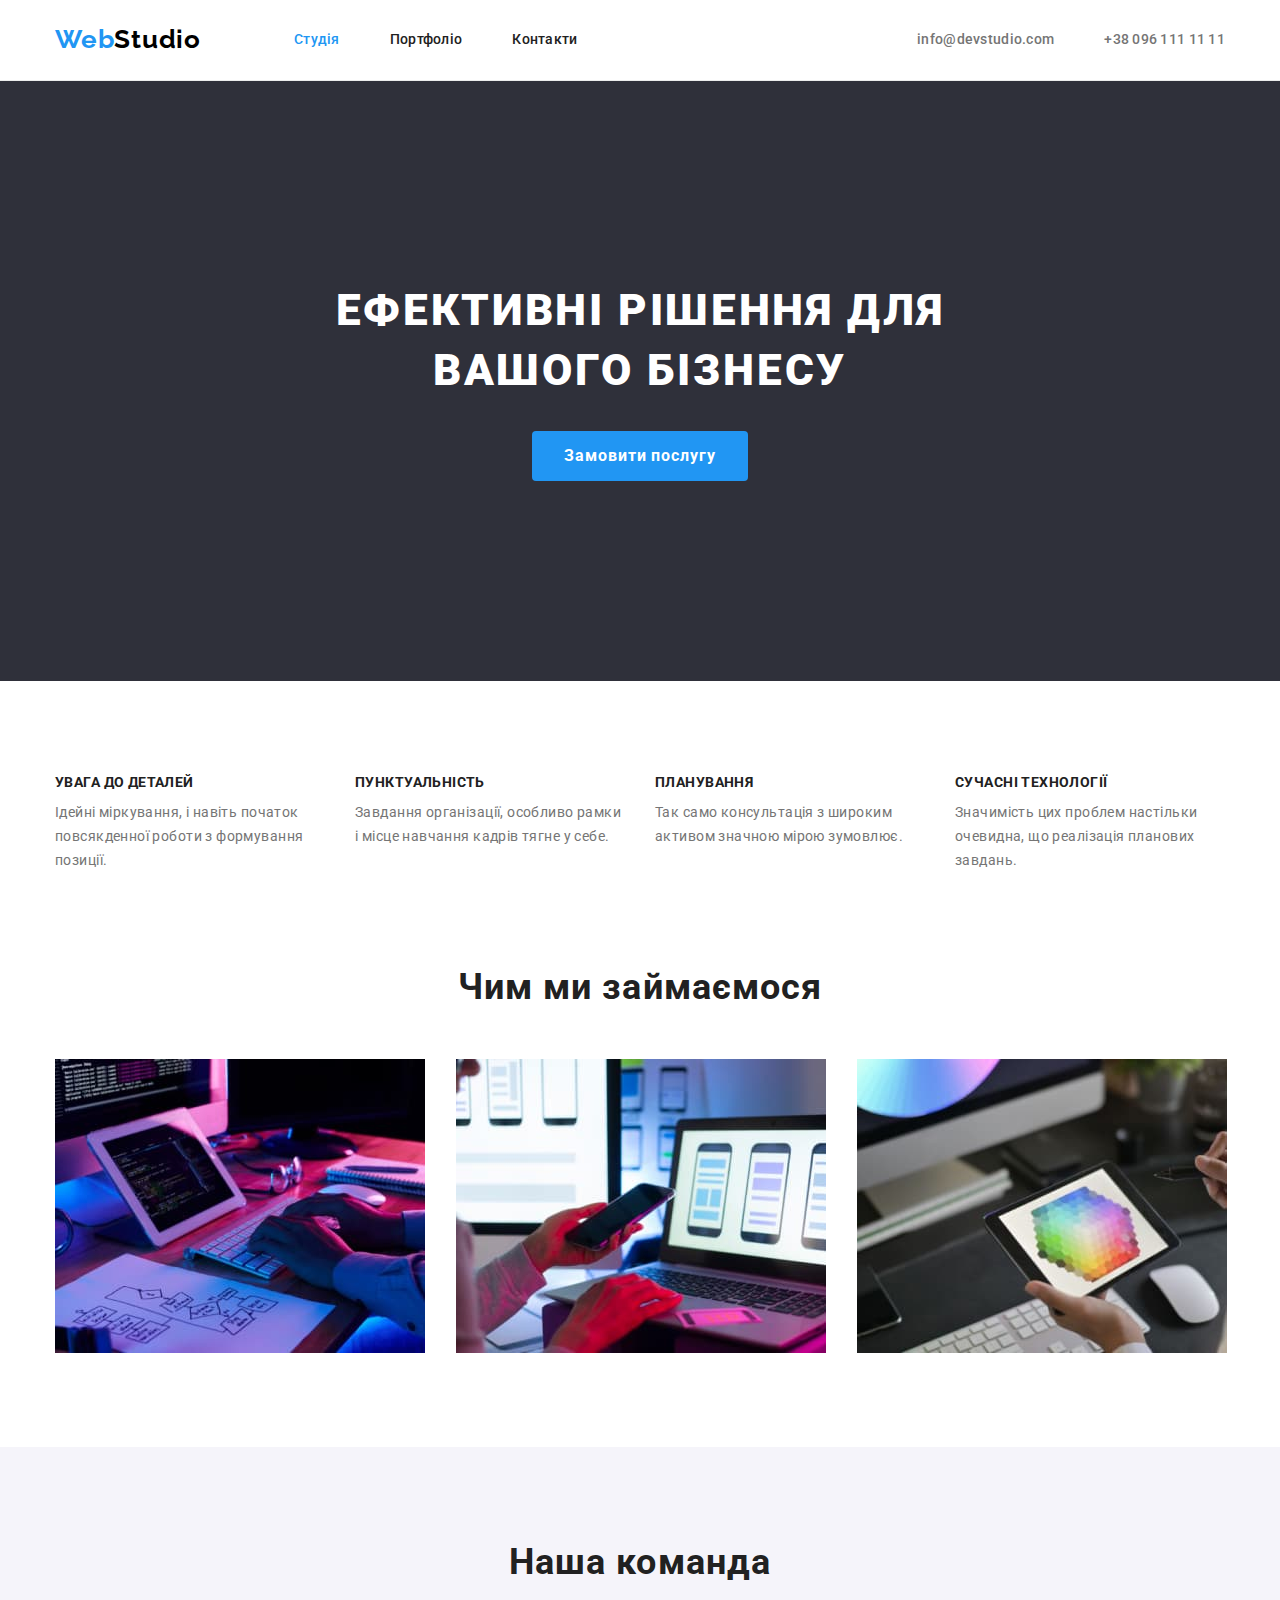
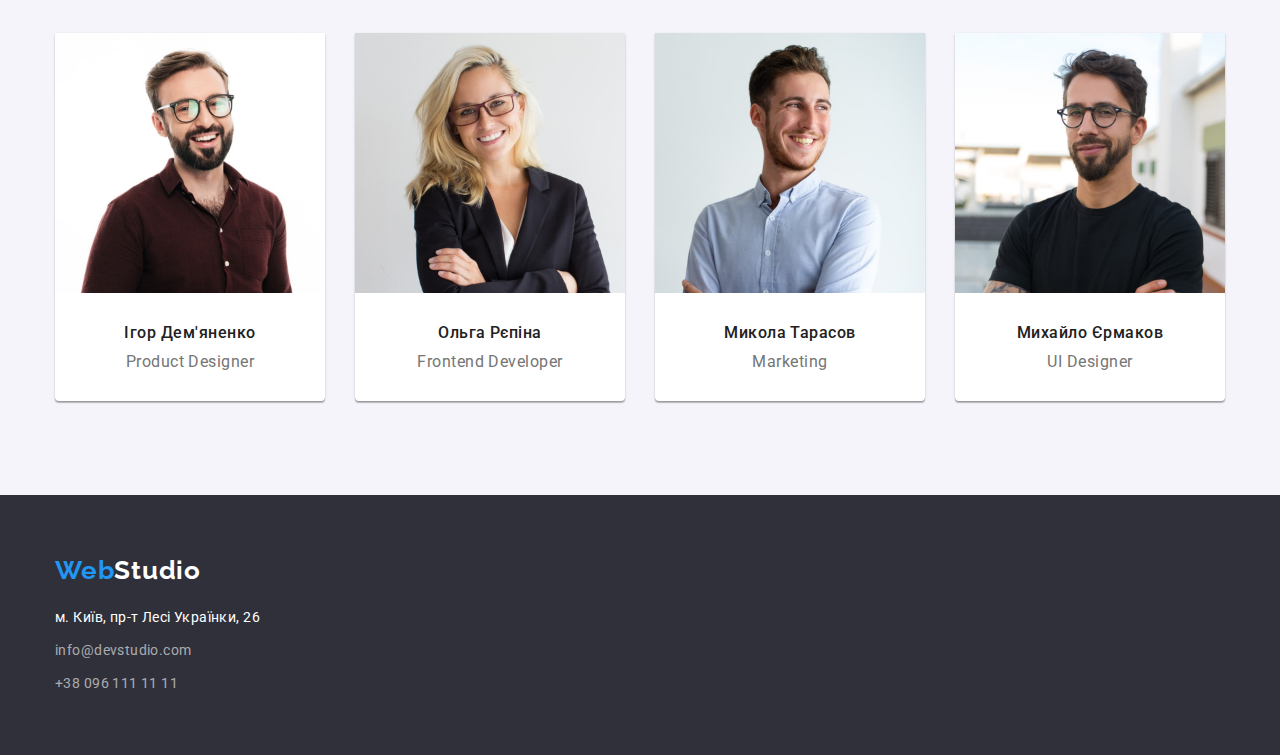
<file: index.html>
<!DOCTYPE html>
<html lang="uk">
  <head>
    <meta charset="UTF-8" />
    <meta http-equiv="X-UA-Compatible" content="IE=edge" />
    <meta name="viewport" content="width=device-width, initial-scale=1.0" />
    <title>Студія</title>
    <link
      rel="stylesheet"
      href="https://cdnjs.cloudflare.com/ajax/libs/modern-normalize/1.0.0/modern-normalize.min.css"
    />

    <link
      href="https://fonts.googleapis.com/css2?family=Raleway:wght@700&family=Roboto:wght@400;500;700;900&display=swap"
      rel="stylesheet"
    />

    <link rel="stylesheet" href="./css/styles.css" />
  </head>

  <body>
    <!--  Навигація на інші сторінки-->
    <header class="nav-top">
      <div class="container header">
        <div class="navigation">
          <nav class="main-nav">
            <a href="./index.html" class="logo"><span class="logo-accent">Web</span>Studio</a>
            <ul class="site-nav list">
              <li class="item"><a href="./index.html" class="link current">Студія</a></li>
              <li class="item"><a href="./portfolio.html" class="link">Портфоліо</a></li>
              <li class="item"><a href="" class="link">Контакти</a></li>
            </ul>
          </nav>
          <ul class="contact-us list">
            <li class="item">
              <a href="mailto:info@devstudio.com" class="link"> info@devstudio.com</a>
            </li>
            <li class="item"><a href="tel:+380961111111" class="link">+38 096 111 11 11</a></li>
          </ul>
        </div>
      </div>
    </header>

    <main>
      <!-- Баннер-->

      <section class="section hero">
        <div class="container">
          <h1 class="hero-title">Ефективні рішення для вашого бізнесу</h1>
          <button type="button" class="hero-button">Замовити послугу</button>
        </div>
      </section>

      <!-- Перша секція-->

      <section class="section">
        <div class="container">
          <!-- <h2 class="visually-hidden">Особливості</h2> -->

          <div class="feature">
            <ul class="list">
              <li class="item">
                <h2 class="title">УВАГА ДО ДЕТАЛЕЙ</h2>
                <p>Ідейні міркування, і навіть початок повсякденної роботи з формування позиції.</p>
              </li>
              <li class="item">
                <h2 class="title">ПУНКТУАЛЬНІСТЬ</h2>
                <p>Завдання організації, особливо рамки і місце навчання кадрів тягне у себе.</p>
              </li>
              <li class="item">
                <h2 class="title">ПЛАНУВАННЯ</h2>
                <p>Так само консультація з широким активом значною мірою зумовлює.</p>
              </li>
              <li class="item">
                <h2 class="title">СУЧАСНІ ТЕХНОЛОГІЇ</h2>
                <p>Значимість цих проблем настільки очевидна, що реалізація планових завдань.</p>
              </li>
            </ul>
          </div>
        </div>
      </section>

      <!-- Друга секція-->
      <section class="section what-we-do">
        <div class="container">
          <h2 class="work-title">Чим ми займаємося</h2>

          <div class="content">
            <ul class="work-list list">
              <li class="item">
                <img src="./images/img1.jpg" width="370" alt="Розробка застосунків для десктопів" />
              </li>
              <li class="item">
                <img
                  src="./images/img2.jpg"
                  width="370"
                  alt="Розробка застосунків для мобільних пристроїв"
                />
              </li>
              <li class="item">
                <img src="./images/img3.jpg" width="370" alt="Розробка дизайну" />
              </li>
            </ul>
          </div>
        </div>
      </section>

      <!-- Третя секція-->
      <section class="section team">
        <div class="container">
          <h2 class="team-title">Наша команда</h2>
          <div class="members">
            <ul class="list">
              <li class="item">
                <img src="./images/igor.jpg" width="270" alt="Фото Ігор Дем'яненко" />
                <h3 class="member-name">Ігор Дем'яненко</h3>
                <p class="member-job">Product Designer</p>
              </li>
              <li class="item">
                <img src="./images/olga.jpg" width="270" alt="Фото Ольга Рєпіна" />
                <h3 class="member-name">Ольга Рєпіна</h3>
                <p class="member-job">Frontend Developer</p>
              </li>
              <li class="item">
                <img src="./images/mykola.jpg" width="270" alt="Фото Микола Тарасов" />
                <h3 class="member-name">Микола Тарасов</h3>
                <p class="member-job">Marketing</p>
              </li>
              <li class="item">
                <img src="./images/mykhaylo.jpg" width="270" alt="Фото Михайло Єрмаков" />
                <h3 class="member-name">Михайло Єрмаков</h3>
                <p class="member-job">UI Designer</p>
              </li>
            </ul>
          </div>
        </div>
      </section>
    </main>

    <footer class="nav-bottom">
      <div class="container">
        <a href="./index.html" class="logo"
          ><span class="logo-accent">Web</span><span class="logo-white">Studio</span></a
        >
        <address class="site-address">
          <ul class="list">
            <li>
              <a
                href="https://goo.gl/maps/3Boj6ed672NdHKYh8"
                class="howtoget link"
                target="_blank"
                rel="noopener noreferrer "
                >м. Київ, пр-т Лесі Українки, 26</a
              >
            </li>
            <li class="item">
              <a href="mailto:info@devstudio.com" class="contacts link">info@devstudio.com</a>
            </li>
            <li class="item">
              <a href="tel:+380961111111" class="contacts link">+38 096 111 11 11</a>
            </li>
          </ul>
        </address>
      </div>
    </footer>
  </body>
</html>
</file>
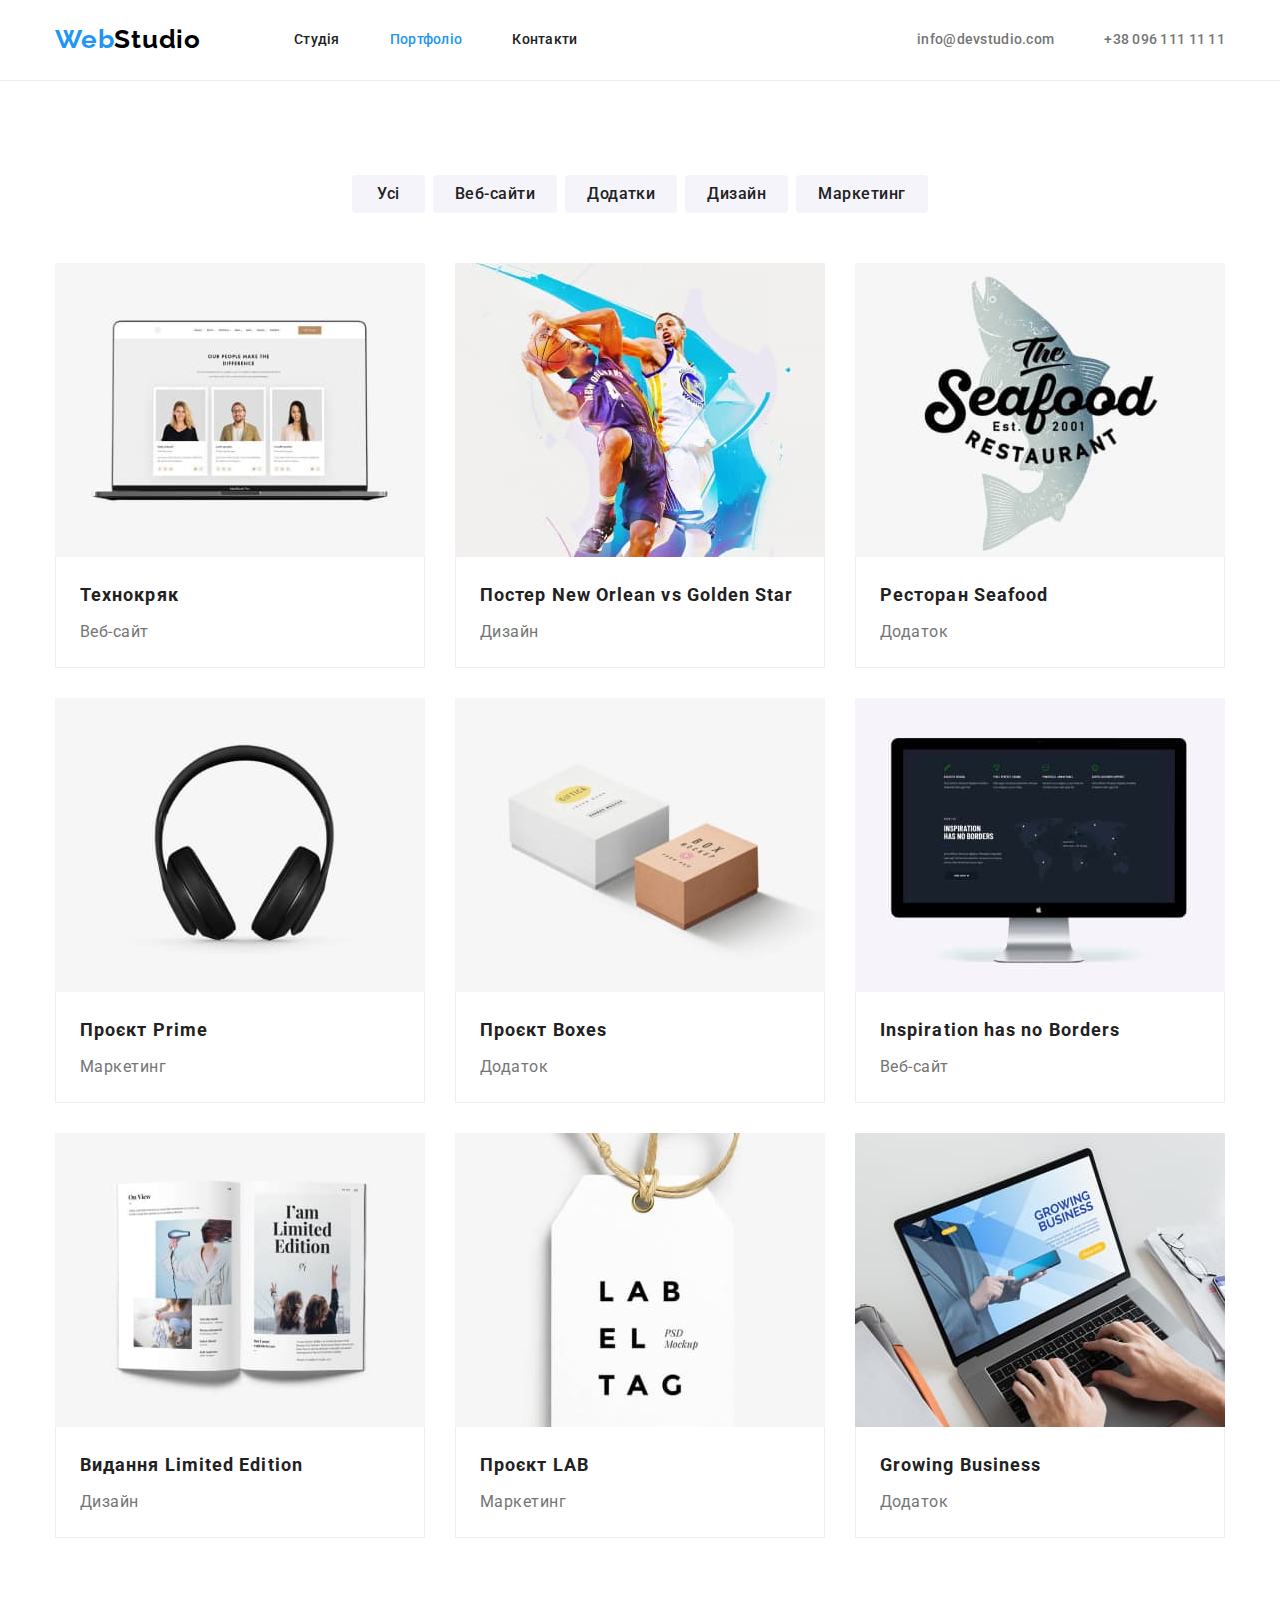
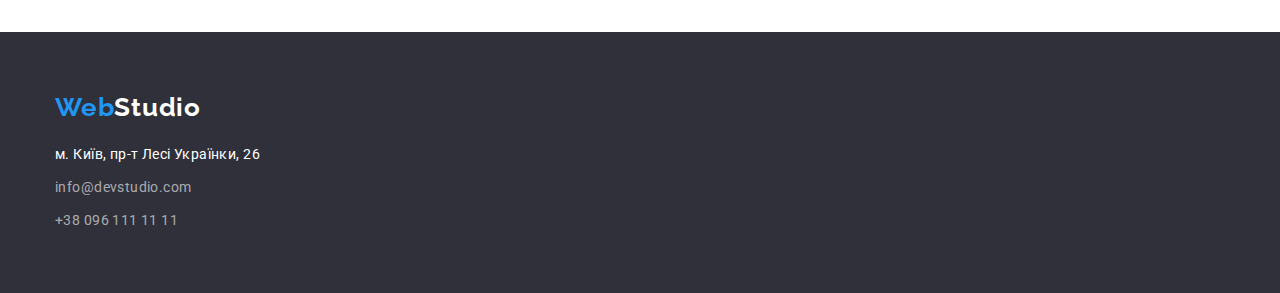
<file: portfolio.html>
<!DOCTYPE html>
<html lang="uk">
  <head>
    <meta charset="UTF-8" />
    <meta http-equiv="X-UA-Compatible" content="IE=edge" />
    <meta name="viewport" content="width=device-width, initial-scale=1.0" />
    <title>Портфоліо</title>
    <link
      rel="stylesheet"
      href="https://cdnjs.cloudflare.com/ajax/libs/modern-normalize/1.0.0/modern-normalize.min.css"
    />

    <link
      href="https://fonts.googleapis.com/css2?family=Raleway:wght@700&family=Roboto:wght@400;500;700;900&display=swap"
      rel="stylesheet"
    />

    <link rel="stylesheet" href="./css/styles.css" />
  </head>

  <body>
    <!--  Навигація на інші сторінки-->
    <header class="nav-top">
      <div class="container header">
        <div class="navigation">
          <nav class="main-nav">
            <a href="./index.html" class="logo"><span class="logo-accent">Web</span>Studio</a>
            <ul class="site-nav list">
              <li class="item"><a href="./index.html" class="link">Студія</a></li>
              <li class="item"><a href="./portfolio.html" class="link current">Портфоліо</a></li>
              <li class="item"><a href="" class="link">Контакти</a></li>
            </ul>
          </nav>
          <ul class="contact-us list">
            <li class="item">
              <a href="mailto:info@devstudio.com" class="link"> info@devstudio.com</a>
            </li>
            <li class="item"><a href="tel:+380961111111" class="link">+38 096 111 11 11</a></li>
          </ul>
        </div>
      </div>
    </header>
    <!-- Фільтри -->
    <main>
      <section class="our-work section">
        <div class="container">
          <h1 class="visually-hidden">Приклади наших робіт</h1>
          <div class="button-list">
            <ul class="filter-list list">
              <li><button type="button" class="filter-button">Усі</button></li>
              <li><button type="button" class="filter-button">Веб-сайти</button></li>
              <li><button type="button" class="filter-button">Додатки</button></li>
              <li><button type="button" class="filter-button">Дизайн</button></li>
              <li><button type="button" class="filter-button">Маркетинг</button></li>
            </ul>
          </div>

          <div class="work-examples">
            <ul class="list">
              <li class="item">
                <a href="" class="work-image"
                  ><img
                    src="./images/portfolio1.jpg"
                    alt="Примірник Веб-сайту"
                    width="370"
                    height="294"
                  />
                  <div class="work-description">
                    <h2 class="example-title">Технокряк</h2>
                    <p class="example-text">Веб-сайт</p>
                  </div>
                </a>
              </li>

              <li class="item">
                <a href="" class="work-image"
                  ><img
                    src="./images/portfolio2.jpg"
                    alt="Примірник постеру"
                    width="370"
                    height="294"
                  />
                  <div class="work-description">
                    <h2 class="example-title">Постер New Orlean vs Golden Star</h2>
                    <p class="example-text">Дизайн</p>
                  </div>
                </a>
              </li>

              <li class="item">
                <a href="" class="work-image"
                  ><img
                    src="./images/portfolio3.jpg"
                    alt="Логотип додатку ресторана"
                    width="370"
                    height="294"
                  />
                  <div class="work-description">
                    <h2 class="example-title">Ресторан Seafood</h2>
                    <p class="example-text">Додаток</p>
                  </div></a
                >
              </li>

              <li class="item">
                <a href="" class="work-image"
                  ><img
                    src="./images/portfolio4.jpg"
                    alt="Логотип маркетинг-проекту"
                    width="370"
                    height="294"
                  />
                  <div class="work-description">
                    <h2 class="example-title">Проєкт Prime</h2>
                    <p class="example-text">Маркетинг</p>
                  </div></a
                >
              </li>

              <li class="item">
                <a href="" class="work-image"
                  ><img
                    src="./images/portfolio5.jpg"
                    alt="Логотип додатку"
                    width="370"
                    height="294"
                  />
                  <div class="work-description">
                    <h2 class="example-title">Проєкт Boxes</h2>
                    <p class="example-text">Додаток</p>
                  </div></a
                >
              </li>

              <li class="item">
                <a href="" class="work-image"
                  ><img
                    src="./images/portfolio6.jpg"
                    alt="Примірник Веб-сайту"
                    width="370"
                    height="294"
                  />
                  <div class="work-description">
                    <h2 class="example-title">Inspiration has no Borders</h2>
                    <p class="example-text">Веб-сайт</p>
                  </div></a
                >
              </li>

              <li class="item">
                <a href="" class="work-image"
                  ><img
                    src="./images/portfolio7.jpg"
                    alt="Примірник розробленого дизайну"
                    width="370"
                    height="294"
                  />
                  <div class="work-description">
                    <h2 class="example-title">Видання Limited Edition</h2>
                    <p class="example-text">Дизайн</p>
                  </div></a
                >
              </li>

              <li class="item">
                <a href="" class="work-image"
                  ><img
                    src="./images/portfolio8.jpg"
                    alt="Логотип маркетинг-проекту"
                    width="370"
                    height="294"
                  />
                  <div class="work-description">
                    <h2 class="example-title">Проєкт LAB</h2>
                    <p class="example-text">Маркетинг</p>
                  </div></a
                >
              </li>

              <li class="item">
                <a href="" class="work-image"
                  ><img
                    src="./images/portfolio9.jpg"
                    alt="Логотип бізнес-додатку"
                    width="370"
                    height="294"
                  />
                  <div class="work-description">
                    <h2 class="example-title">Growing Business</h2>
                    <p class="example-text">Додаток</p>
                  </div></a
                >
              </li>
            </ul>
          </div>
        </div>
      </section>
    </main>

    <footer class="nav-bottom">
      <div class="container">
        <a href="./index.html" class="logo"
          ><span class="logo-accent">Web</span><span class="logo-white">Studio</span></a
        >
        <address class="site-address">
          <ul class="list">
            <li>
              <a
                href="https://goo.gl/maps/3Boj6ed672NdHKYh8"
                class="howtoget link"
                target="_blank"
                rel="noopener noreferrer "
                >м. Київ, пр-т Лесі Українки, 26</a
              >
            </li>
            <li class="item">
              <a href="mailto:info@devstudio.com" class="contacts link">info@devstudio.com</a>
            </li>
            <li class="item">
              <a href="tel:+380961111111" class="contacts link">+38 096 111 11 11</a>
            </li>
          </ul>
        </address>
      </div>
    </footer>
  </body>
</html>
</file>
<file: css/styles.css>
:root {
  --primary-text-color: #757575;
  --title-text-color: #212121;
  --accent-color: #2196f3;
  --primary-white-color: #ffffff;
  --primary-darkgrey-color: #2f303a;
  --secondary-background-color: #f5f4fa;
}

body {
  color: var(--primary-text-color);
  font-family: 'roboto', 'sans-serif';
  font-size: 14px;
  line-height: 1.71;
  letter-spacing: 0.03em;
}



h2 {
  margin: 0;
}

a{
  text-decoration:none;
}

img {
  display:block;
}
.list {
  list-style: none;
  padding: 0;
  margin: 0;
}

.visually-hidden{
    position: absolute;
    width: 1px;
    height: 1px;
    margin: -1px;
    border: 0;
    padding: 0;

    white-space: nowrap;
    clip-path: inset(100%);
    clip: rect(0 0 0 0);
    overflow: hidden;
  }

.container {
  width: 1200px;
  margin-right: auto;
  margin-left: auto;
  padding-left: 15px;
  padding-right: 15px;
  /* outline: 2px solid rgb(214, 13, 13); */
}

.section {
  padding-top: 94px;
  padding-bottom: 94px;
}

.nav-top,
.feature,
.work {
  background-color:var(--primary-white-color);
}
.logo {
  font-family: raleway, sans-serif;
  color: #000000;
  font-weight: 700;
  font-size: 26px;
  line-height: 1.19;
  letter-spacing: 0.03em;
  text-decoration: none;
  margin-top: 24px;
  margin-bottom: 25px;
}

.site-nav,
.main-nav,
.nav-top {
  display: flex;
  align-items: center;
  padding-left: 0;

}

.nav-top{
  border-bottom: 1px solid #ECECEC;
}



.site-nav .item:first-child{
  margin-left: 93px;
  
}
.site-nav .item + .item {
  margin-left: 50px;
 
}


.logo-accent {
  color: var(--accent-color);
}
.logo-white {
  color: var(--primary-white-color);
}




.site-nav .link {

  display: block;
  /* padding-top: 32px;
  padding-bottom: 32px; */
  color: var(--title-text-color);
  font-weight: 500;
  font-size: 14px;
  line-height: 1.14;
  letter-spacing: 0.02em;
}

/* .site-nav .link:hover,
.site-nav .link:focus,
.site-nav .link.current,
.contact-us .link:focus,
.contact-us .link:hover,
.site-address .howtoget:hover,
.site-address .howtoget:focus,
.site-address .link:hover,
.site-address .link:focus {
  color: var(--accent-color);
} */

.site-nav .link.current,
a.link:focus,
a.link:hover {
  color: var(--accent-color);
}

.container .navigation{
  display: flex;
} 
.container .contact-us {
  display: flex;
  margin-left: auto;
  align-items: center;
  
}
.contact-us .item + .item{
margin-left: 50px;

}
.contact-us .link {
  color: var(--primary-text-color);
  font-weight: 500;
  font-size: 14px;
  line-height: 1.14;
  letter-spacing: 0.02em;
}

.hero {
  padding: 0;
  background-color: var(--primary-darkgrey-color);
  text-align: center;
}

.hero-title {
  color:var(--primary-white-color);
  width: 696px;
  margin: 0 auto;
  font-weight: 900;
  font-size: 44px;
  line-height: 1.36;
  
  letter-spacing: 0.06em;
  text-transform: uppercase;
  padding-top: 200px;
  
}

.hero-button {
  background-color: var(--accent-color);
  color:var(--primary-white-color);
  font-weight: 700;
  font-size: 16px;
  line-height: 1.88;
  letter-spacing: 0.06em;
  cursor: pointer;
  margin-top: 30px;
  margin-bottom: 200px;
  border-radius: 4px;
  border-style: none;
  padding: 10px 32px;
}

.hero-button:hover,
.hero-button:focus {
  background-color: #188ce8;
}



.feature .title {
  color: var(--title-text-color);
  font-weight: 700;
  font-size: 14px;
  line-height: 1.14;
  letter-spacing: 0.03em;
  text-transform: uppercase;
  margin-top: 0;
  margin-bottom: 10px;

}

.feature .list {
  display: flex; 
  margin-right: auto;
  margin-left: auto;
 
}

.feature p {
  margin-top: 10px;
  margin-bottom: 0;
}
.feature .item {
  /* outline: 1px solid red; */
  /* width: 270px; */
  width: calc((100% - 90px)/4);
}

.feature .item+.item {
  margin-left: 30px;
}

.what-we-do {
  padding-top: 0;
}
 .work-title{
  margin-bottom: 50px;
  text-align: center;
}

.work-list{
  display: flex;
}

.work-list .item {
  margin-right: 31px;
  /* margin-bottom: 94px; */
  
}

.work-list .item:last-child{
  margin-right: 0;
}
.work-title,
.team .team-title {
  color: var(--title-text-color);
  font-weight: 700;
  font-size: 36px;
  line-height: 1.17;
  text-align: center;
  letter-spacing: 0.03em;
}

.team-title{
  margin-bottom: 50px;
  margin-top: 0px;
}


.team {
  background-color:var(--secondary-background-color);
  
}
.members .list{
  display:flex;
}

.team .item{
  background-color: var(--primary-white-color);
  margin-right: 30px;
  border-radius: 0px 0px 4px 4px;
  box-shadow: 0px 1px 3px rgba(0, 0, 0, 0.12), 0px 1px 1px rgba(0, 0, 0, 0.14), 0px 2px 1px rgba(0, 0, 0, 0.2);
}

.team .item:last-child{
  margin-right: 0;
}
.team .member-name {
  color: var(--title-text-color);
  font-weight: 500;
  font-size: 16px;
  line-height: 1.19;
  letter-spacing: 0.03em;
  margin-top: 30px;
  margin-bottom: 10px;
  text-align: center;
}

.team .member-job {
  font-size: 16px;
  line-height: 1.19;
  letter-spacing: 0.03em;
  margin-bottom: 30px;
  margin-top: 0;
  text-align: center;
}

.nav-bottom {
  padding-top: 60px;
  padding-bottom: 60px;
  background-color: var(--primary-darkgrey-color);
}

.nav-bottom .logo{
  display: block;
  margin: 0;
}


.nav-bottom .howtoget{
  display: block;
}
.nav-bottom .item{
  display: block;
  margin-top: 9px;
}


.site-address{
  margin-top: 20px;
}
.site-address .howtoget {
  color: var(--primary-white-color);
  font-style: normal;
  font-size: 14px;
  line-height: 1.71;
  letter-spacing: 0.03em;
}

.site-address .contacts {
  color: rgba(255, 255, 255, 0.6);
  font-style: normal;
  font-size: 14px;
  line-height: 1.71;
  letter-spacing: 0.03em;
}

.our-work {
  background-color: var(--primary-white-color);
}



.button-list .filter-list{
  display: flex;
  justify-content: center;
}

.our-work .filter-button {
  background-color:var(--secondary-background-color);
  color: var(--title-text-color);
  border-style: none;
  border-radius: 4px;
  font-weight: 500;
  font-size: 16px;
  line-height: 1.62;
  text-align: center;
  letter-spacing: 0.03em;
  cursor: pointer;
  padding-top: 6px;
  padding-bottom: 6px;
  padding-left: 22px;
  padding-right: 22px;
  margin-left: 8px;
}

/* щось мені підказує що існує більш простий спосіб це зробити, звісно окрім дати першій кнопці інший клас */
.our-work li:first-child>.filter-button{
  padding-left:25px;
  padding-right: 25px;
  margin-left: 0;
}



.our-work .filter-button:hover,
.our-work .filter-button:focus {
  background-color: var(--accent-color);
  color: var(--primary-white-color);
  box-shadow: 0px 3px 1px rgba(0, 0, 0, 0.1), 0px 1px 2px rgba(0, 0, 0, 0.08), 0px 2px 2px rgba(0, 0, 0, 0.12);
}


.our-work .example-title {
  color: var(--title-text-color);
  font-weight: 700;
  font-size: 18px;
  line-height: 2;
  letter-spacing: 0.06em;
  padding-top: 20px;
  padding-left: 24px;
  padding-right: 24px;
}

.our-work .example-text {
  color: var(--primary-text-color);
  font-size: 16px;
  line-height: 1.88;
  letter-spacing: 0.03em;
  margin-top: 4px;
  margin-bottom: 0;
  padding-left: 24px;
  padding-right: 24px;
  padding-bottom: 20px;
}

.work-examples {
  margin-top: 20px;
}

.work-examples .list {
  display: flex;
  flex-wrap: wrap;
}

.work-examples .item:not(:nth-child(3n)){
  margin-right: 30px;
}
.work-examples .item{
  margin-top: 30px;
  
}

.work-description{
  border-bottom: 1px solid #EEEEEE;
  border-left: 1px solid #EEEEEE;
  border-right: 1px solid #EEEEEE;
}
</file>
